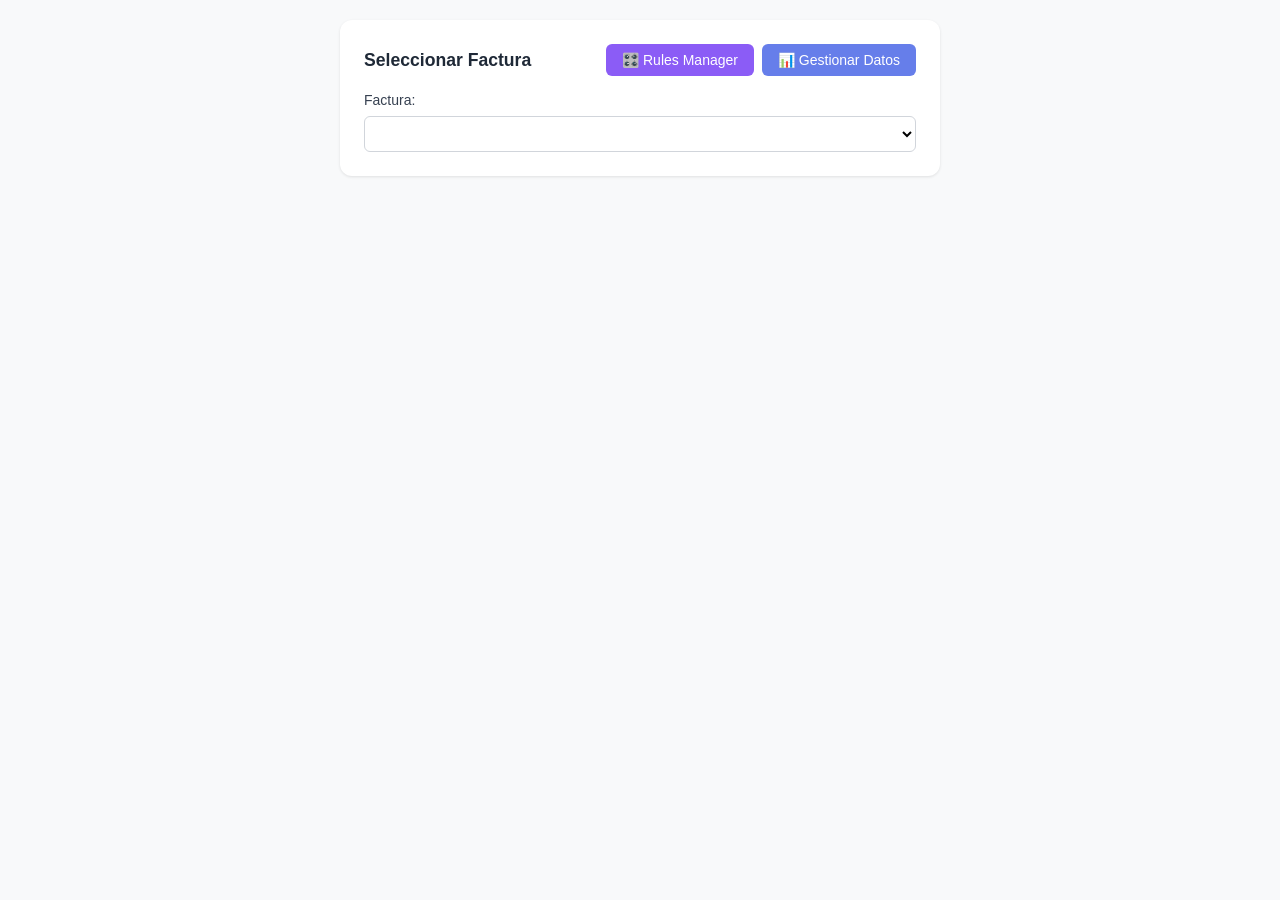
<file: index.html>
<!DOCTYPE html>
<html lang="es">
<head>
    <meta charset="UTF-8">
    <meta name="viewport" content="width=device-width, initial-scale=1.0">
    <title>UDM POC - Formulario de Productos</title>
    <style>
        body {
            margin: 0;
            padding: 0;
            font-family: -apple-system, BlinkMacSystemFont, 'Segoe UI', Roboto, sans-serif;
        }
        .loading {
            display: flex;
            justify-content: center;
            align-items: center;
            height: 100vh;
            flex-direction: column;
            background: #f8f9fa;
        }
        .spinner {
            width: 40px;
            height: 40px;
            border: 4px solid #e9ecef;
            border-top: 4px solid #007bff;
            border-radius: 50%;
            animation: spin 1s linear infinite;
            margin-bottom: 20px;
        }
        @keyframes spin {
            0% { transform: rotate(0deg); }
            100% { transform: rotate(360deg); }
        }
    </style>
</head>
<body>
    <div class="loading">
        <div class="spinner"></div>
        <h2>Cargando Formulario de Productos...</h2>
        <p>Redirigiendo al formulario principal</p>
    </div>

    <script>
        // Redirección automática al formulario
        window.location.href = './formulario/formulario.html';
    </script>
</body>
</html>
</file>
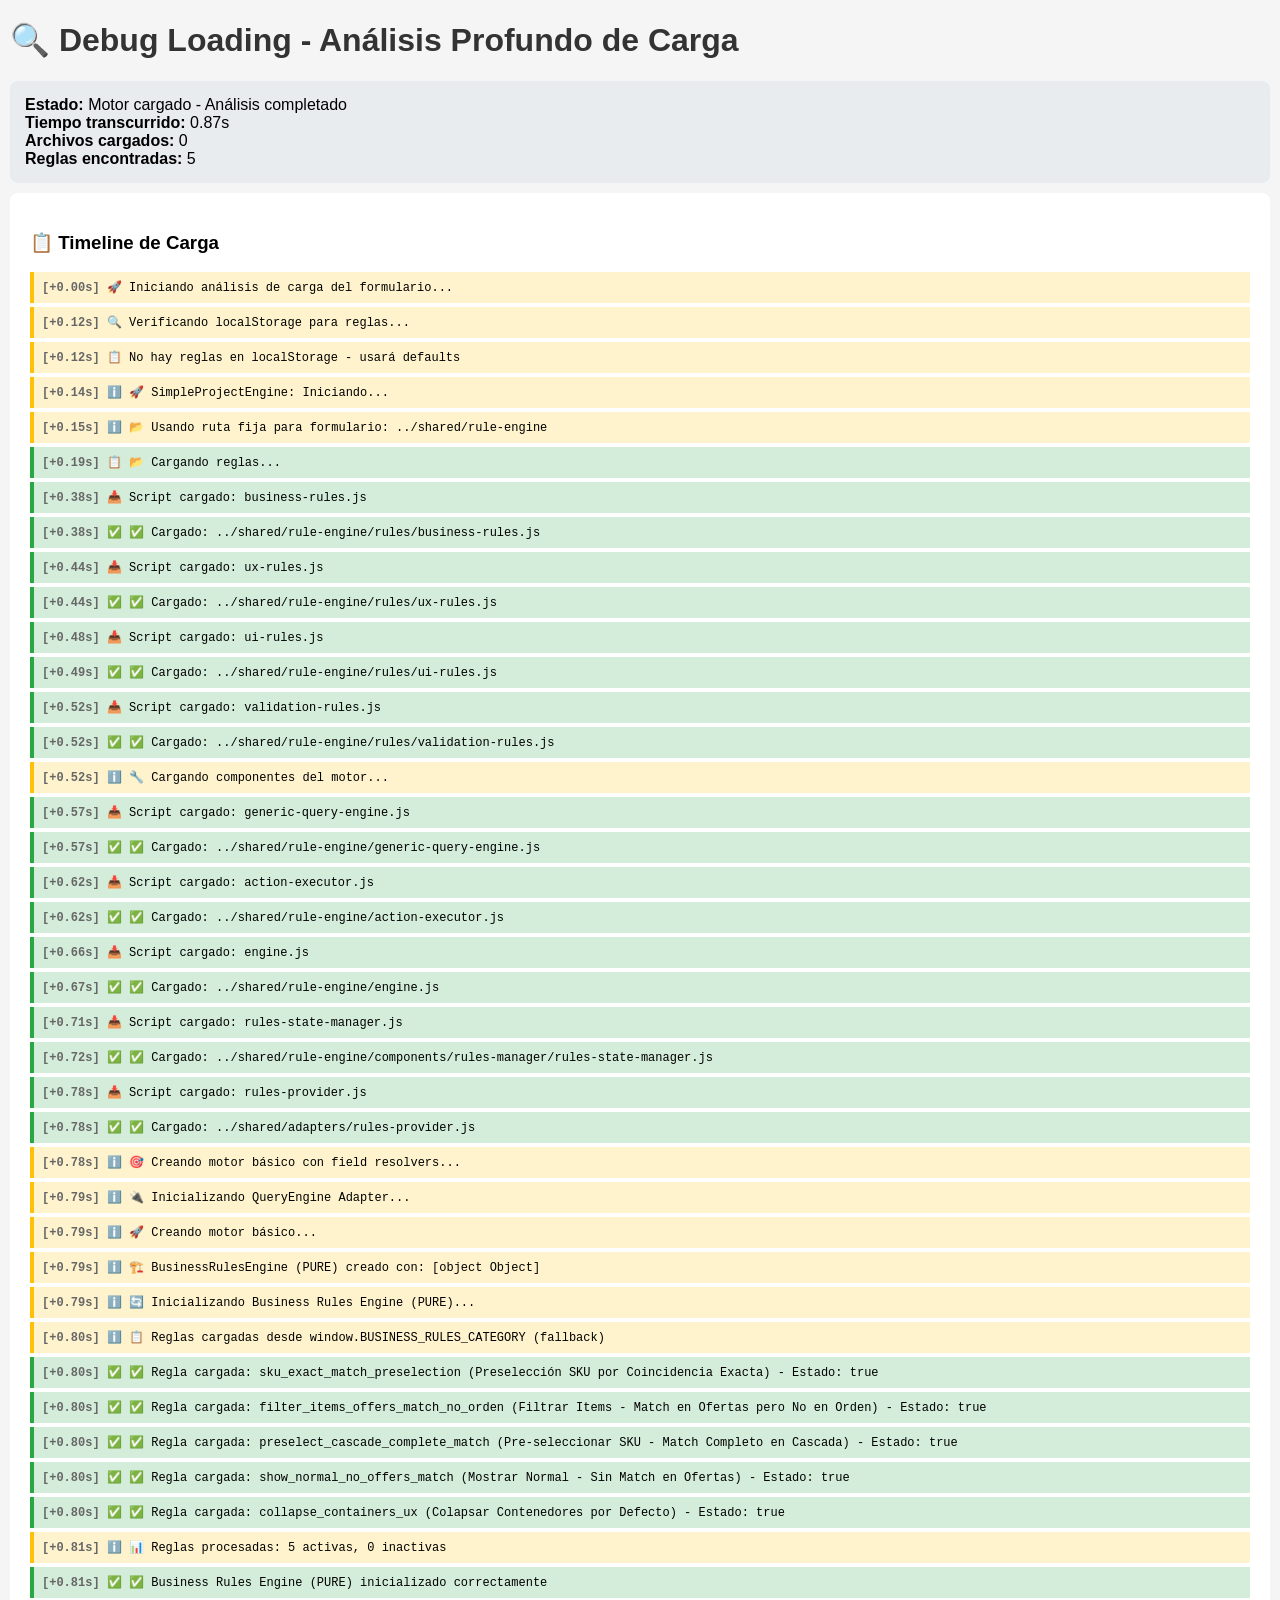
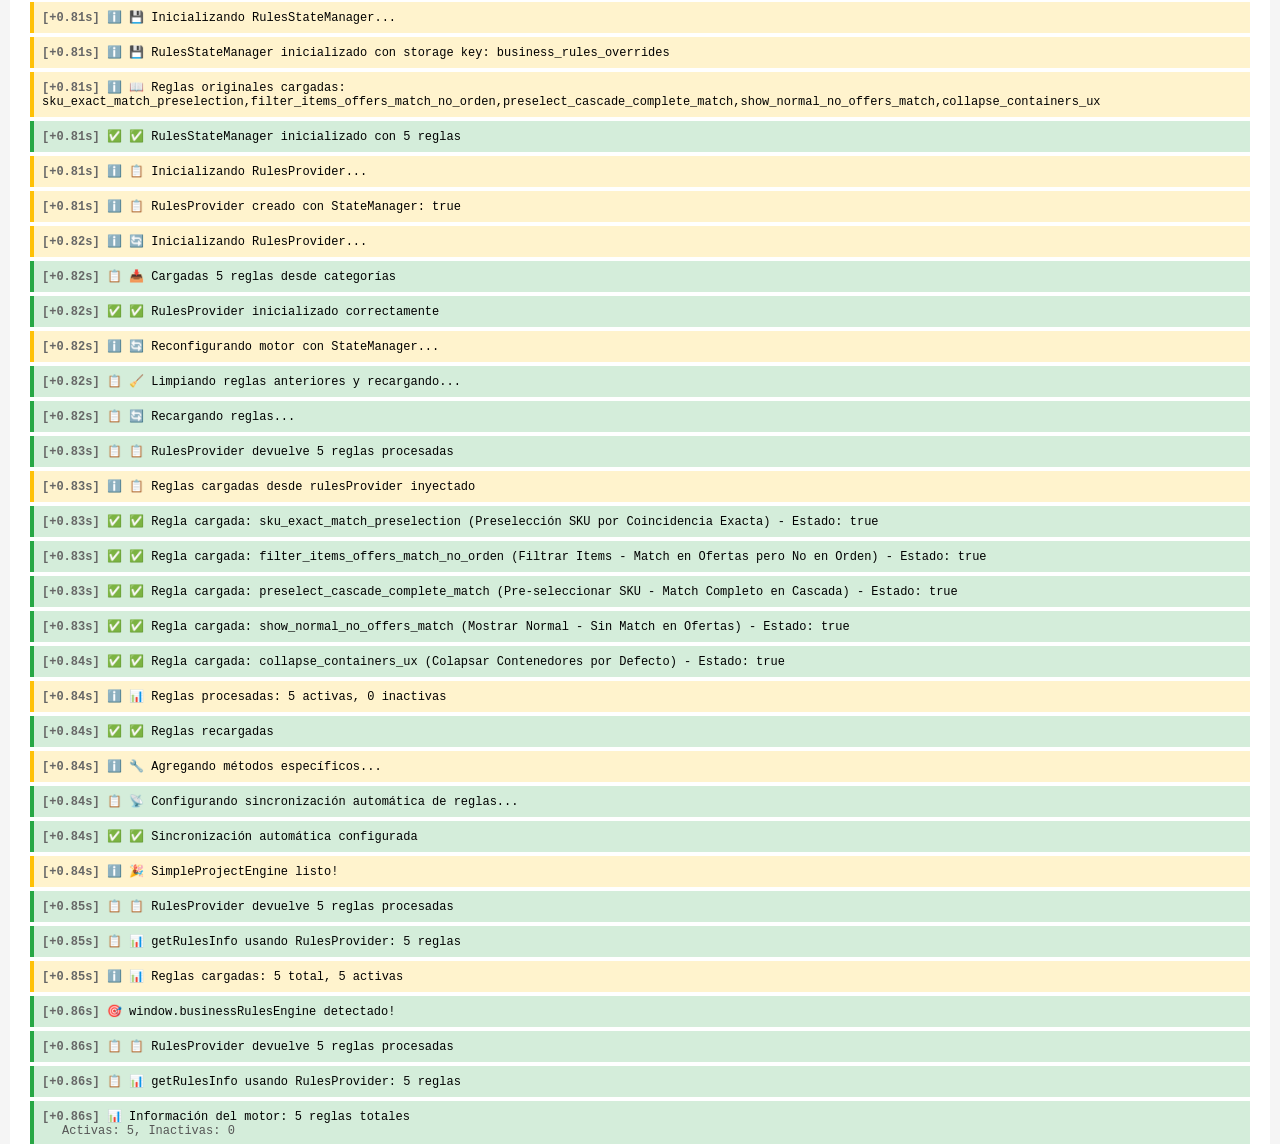
<file: debug-loading.html>
<!DOCTYPE html>
<html lang="es">
<head>
    <meta charset="UTF-8">
    <meta name="viewport" content="width=device-width, initial-scale=1.0">
    <title>🔍 Debug Loading - Análisis Profundo</title>
    <style>
        body { font-family: Arial, sans-serif; margin: 10px; background: #f5f5f5; }
        .timeline { background: white; padding: 20px; border-radius: 8px; margin: 10px 0; }
        .step { 
            padding: 8px; 
            margin: 4px 0; 
            border-left: 4px solid #ddd; 
            background: #f9f9f9;
            font-family: monospace;
            font-size: 12px;
        }
        .step.loading { border-color: #ffc107; background: #fff3cd; }
        .step.success { border-color: #28a745; background: #d4edda; }
        .step.error { border-color: #dc3545; background: #f8d7da; }
        .step.warning { border-color: #fd7e14; background: #ffeaa7; }
        .timestamp { color: #666; font-weight: bold; }
        .details { margin-left: 20px; color: #555; }
        h1 { color: #333; }
        .summary { background: #e9ecef; padding: 15px; border-radius: 8px; margin: 10px 0; }
    </style>
</head>
<body>
    <h1>🔍 Debug Loading - Análisis Profundo de Carga</h1>
    
    <div class="summary" id="summary">
        <strong>Estado:</strong> <span id="status">Iniciando análisis...</span><br>
        <strong>Tiempo transcurrido:</strong> <span id="elapsed">0.0s</span><br>
        <strong>Archivos cargados:</strong> <span id="files-loaded">0</span><br>
        <strong>Reglas encontradas:</strong> <span id="rules-found">0</span>
    </div>
    
    <div class="timeline" id="timeline">
        <h3>📋 Timeline de Carga</h3>
        <div id="steps"></div>
    </div>

    <script>
        const startTime = Date.now();
        let filesLoaded = 0;
        let rulesFound = 0;
        
        function getElapsed() {
            return ((Date.now() - startTime) / 1000).toFixed(2);
        }
        
        function addStep(message, type = 'loading', details = null) {
            const step = document.createElement('div');
            step.className = `step ${type}`;
            
            let content = `<span class="timestamp">[+${getElapsed()}s]</span> ${message}`;
            if (details) {
                content += `<div class="details">${details}</div>`;
            }
            step.innerHTML = content;
            
            document.getElementById('steps').appendChild(step);
            updateSummary();
            
            // Auto scroll
            step.scrollIntoView({ behavior: 'smooth', block: 'end' });
        }
        
        function updateSummary() {
            document.getElementById('elapsed').textContent = getElapsed() + 's';
            document.getElementById('files-loaded').textContent = filesLoaded;
            document.getElementById('rules-found').textContent = rulesFound;
        }
        
        // Interceptar console.log para capturar información
        const originalLog = console.log;
        console.log = function(...args) {
            const message = args.join(' ');
            
            // Detectar patrones específicos
            if (message.includes('Script cargado:')) {
                filesLoaded++;
                addStep(`📄 ${message}`, 'success');
            } else if (message.includes('Error') || message.includes('💥')) {
                addStep(`❌ ${message}`, 'error');
            } else if (message.includes('⚠️') || message.includes('WARN')) {
                addStep(`⚠️ ${message}`, 'warning');
            } else if (message.includes('✅') || message.includes('SUCCESS')) {
                addStep(`✅ ${message}`, 'success');
            } else if (message.includes('reglas')) {
                // Intentar extraer número de reglas
                const match = message.match(/(\d+)\s+reglas?/);
                if (match) {
                    rulesFound = parseInt(match[1]);
                }
                addStep(`📋 ${message}`, 'success');
            } else {
                addStep(`ℹ️ ${message}`, 'loading');
            }
            
            // Llamar al console original
            originalLog.apply(console, args);
        };
        
        // Interceptar errores globales
        window.addEventListener('error', (event) => {
            addStep(`💥 ERROR GLOBAL: ${event.message}`, 'error', 
                   `Archivo: ${event.filename}:${event.lineno}`);
        });
        
        // Monitorear carga de scripts
        const originalCreateElement = document.createElement;
        document.createElement = function(tagName) {
            const element = originalCreateElement.call(document, tagName);
            
            if (tagName.toLowerCase() === 'script') {
                element.addEventListener('load', () => {
                    if (element.src) {
                        addStep(`📥 Script cargado: ${element.src.split('/').pop()}`, 'success');
                    }
                });
                
                element.addEventListener('error', () => {
                    if (element.src) {
                        addStep(`💥 Error cargando script: ${element.src.split('/').pop()}`, 'error');
                    }
                });
            }
            
            return element;
        };
        
        // Iniciar análisis
        addStep('🚀 Iniciando análisis de carga del formulario...', 'loading');
        
        // Monitorear window.businessRulesEngine
        let engineCheckInterval = setInterval(() => {
            if (window.businessRulesEngine) {
                addStep('🎯 window.businessRulesEngine detectado!', 'success');
                
                try {
                    const info = window.businessRulesEngine.getRulesInfo();
                    addStep(`📊 Información del motor: ${info.totalRules} reglas totales`, 'success',
                           `Activas: ${info.activeRules.length}, Inactivas: ${info.totalRules - info.activeRules.length}`);
                    
                    // Verificar métodos específicos
                    const hasSpecificMethods = 
                        typeof window.businessRulesEngine.aplicarRestriccionesContainer === 'function' &&
                        typeof window.businessRulesEngine.verificarCoincidenciaExacta === 'function';
                    
                    if (hasSpecificMethods) {
                        addStep('✅ Métodos específicos del proyecto disponibles', 'success');
                    } else {
                        addStep('⚠️ Métodos específicos del proyecto NO disponibles', 'warning');
                    }
                    
                } catch (error) {
                    addStep(`💥 Error obteniendo info del motor: ${error.message}`, 'error');
                }
                
                clearInterval(engineCheckInterval);
                document.getElementById('status').textContent = 'Motor cargado - Análisis completado';
            }
        }, 100);
        
        // Timeout de seguridad
        setTimeout(() => {
            if (window.businessRulesEngine) {
                addStep('✅ Análisis completado exitosamente', 'success');
            } else {
                addStep('❌ TIMEOUT: Motor no se cargó en 10 segundos', 'error');
                document.getElementById('status').textContent = 'TIMEOUT - Motor no cargado';
            }
            clearInterval(engineCheckInterval);
        }, 10000);
        
        // Monitorear localStorage para reglas
        addStep('🔍 Verificando localStorage para reglas...', 'loading');
        const storedRules = localStorage.getItem('business_rules_overrides');
        if (storedRules) {
            try {
                const parsed = JSON.parse(storedRules);
                addStep(`💾 Reglas en localStorage: ${Object.keys(parsed).length} overrides`, 'success');
            } catch (error) {
                addStep(`💥 Error parseando localStorage: ${error.message}`, 'error');
            }
        } else {
            addStep('📋 No hay reglas en localStorage - usará defaults', 'loading');
        }
    </script>
    
    <!-- Cargar SimpleProjectEngine para análisis -->
    <script src="shared/adapters/simple-project-engine.js"></script>
</body>
</html>
</file>
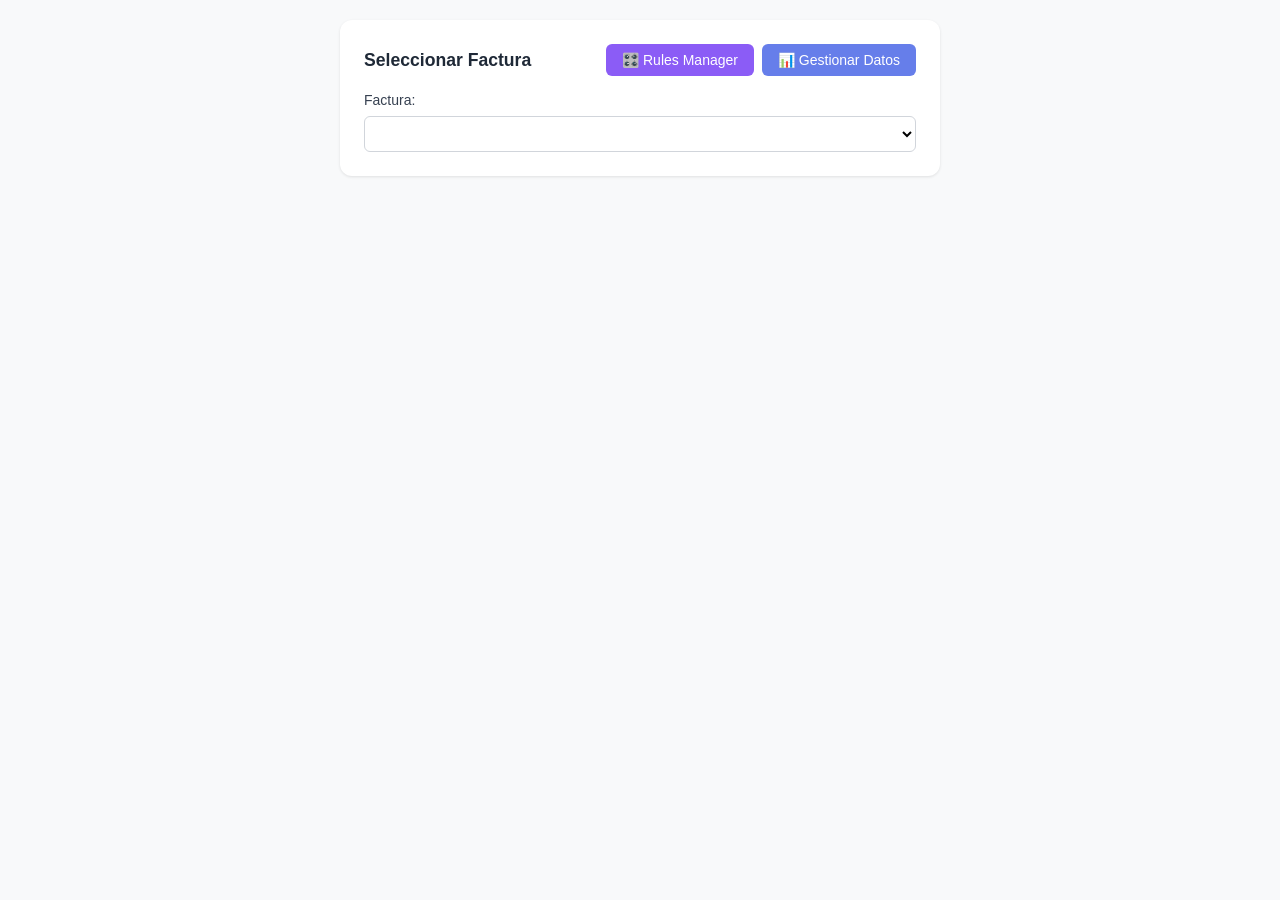
<file: formulario/formulario.html>
<!DOCTYPE html>
<html lang="es">

<head>
    <meta charset="UTF-8">
    <meta name="viewport" content="width=device-width, initial-scale=1.0">
    <link rel="stylesheet" href="formulario.css">
    <title>Formulario de Productos</title>
</head>

<body>
  <!-- Loading overlay -->
  <div id="loading-overlay" class="loading-overlay">
    <div class="loading-content">
      <div class="spinner"></div>
      <div class="loading-text">Cargando datos...</div>
    </div>
  </div>

  <div class="main-layout">
    <!-- Selector de Facturas -->
    <div class="invoice-selector">
      <div class="invoice-selector-header">
        <h3>Seleccionar Factura</h3>
        <div class="header-buttons">
          <a href="../shared/rule-engine/rules-manager.html" target="_blank" class="rules-manager-btn">
            🎛️ Rules Manager
          </a>
          <a href="../shared/data-manager/data-manager.html" target="_blank" class="data-manager-btn">
            📊 Gestionar Datos
          </a>
        </div>
      </div>
      <div class="invoice-dropdown-container">
        <label for="invoice-select">Factura:</label>
        <select id="invoice-select">
        </select>
        <small id="sync-status" style="color: #28a745; font-size: 0.8em; margin-top: 4px; display: none;">
          🔄 Sincronizado con Data Manager
        </small>
      </div>
    </div>
    
    <!-- Contenedor para múltiples contenedores de ítems -->
    <div id="containers-wrapper">
      <!-- Template para contenedor de ítem -->
      <div class="container item-container-template" style="display: none;">
        <div class="header">
          <span class="item-title">SKU en la factura: #[ITEM_ID]</span>
          <span class="collapse-icon" onclick="toggleCollapse(this)">^</span>
        </div>
        <div class="info item-description">[ITEM_DESCRIPTION]</div>
        
        <div class="collapsible-content">
          <div class="divider divider--container"></div>

          <div class="horizontal-dropdown">
            <label>¿Necesitas agregar más de un producto a este SKU?</label>
            <select class="multiple-products-select">
              <option value="no">No</option>
              <option value="si">Sí</option>
            </select>
          </div>

          <div class="sections-container">
            <!-- Template for a section -->
            <div class="section" style="display: none;">
              <div class="input-group full-width">
                <div class="input-field">
                    <label>SKU del producto en la orden</label>
                  <div class="custom-dropdown">
                    <div class="custom-dropdown-selected">
                      <span class="custom-dropdown-placeholder">Seleccione un SKU</span>
                      <span class="custom-dropdown-arrow">▼</span>
                </div>
                    <div class="custom-dropdown-options"></div>
                </div>
                  <div class="product-description"></div>
                </div>
              </div>
              <div class="divider"></div>
                <div class="input-group">
                <div class="input-field">
                  <label>Unidades por formato</label>
                  <div class="units-container">
                    <input type="number" value="1" min="1" step="1" class="units-input" placeholder="">
                    <span class="units-suffix">u.</span>
                </div>
                  <div class="field-error">Debe ingresar un número entero</div>
                </div>
                <div class="input-field format-field">
                  <label>Formato</label>
                  <input type="text" value="Pack">
                </div>
              </div>
            </div>
        </div>

          <div class="add-button" onclick="agregarSeccion(this)">+ Agregar otro producto</div>
        </div>
      </div>
    </div>
    </div>

    <!-- Data Services - Sistema de acceso a datos -->
    <script src="../shared/services/index.js"></script>
    
    <!-- Use Cases - Lógica de aplicación -->
    <script src="../shared/usecases/business/validate-sku-selection.js"></script>
    <script src="../shared/usecases/business/get-available-skus.js"></script>
    <script src="../shared/usecases/business/get-available-skus-for-orden.js"></script>
    <script src="../shared/usecases/business/generate-containers-for-factura.js"></script>
    
    <!-- Nuevos Use Cases para búsqueda en cascada -->
    <script src="../shared/usecases/business/find-offers-by-vendor.js"></script>
    <script src="../shared/usecases/business/find-orden-details-by-material.js"></script>
    <script src="../shared/usecases/business/batch-sku-analysis.js"></script>
    
    <!-- Simple Project Engine (basado en método exitoso de Rules Manager) -->
    <script src="../shared/adapters/simple-project-engine.js"></script>
    
    <!-- Main application script -->
    <script src="formulario.js"></script>
</body>

</html>
</file>
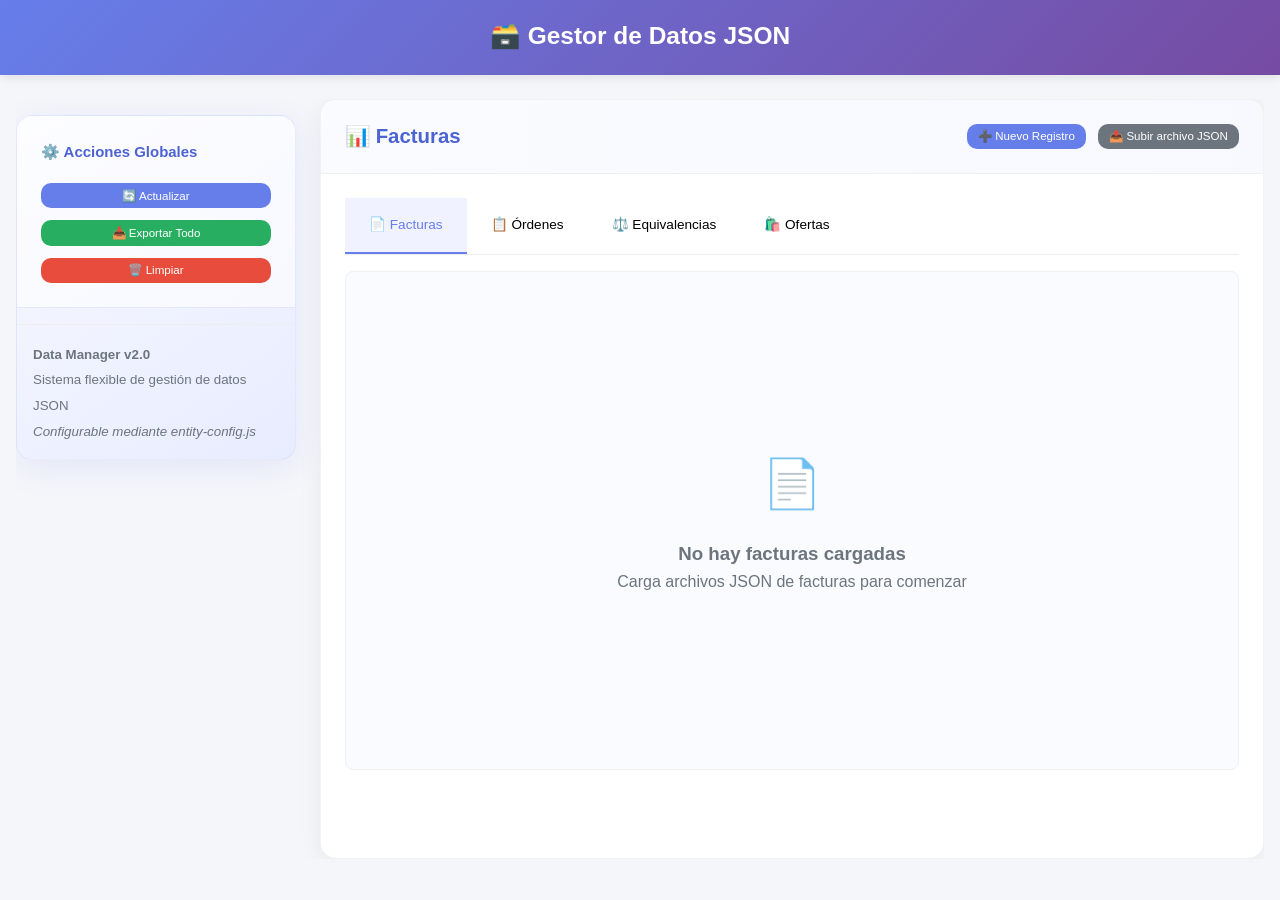
<file: formulario/data-manager/data-manager.html>
<!DOCTYPE html>
<html lang="es">
<head>
    <meta charset="UTF-8">
    <meta name="viewport" content="width=device-width, initial-scale=1.0">
    <title>Gestor de Datos JSON - Versión Flexible</title>
    <link rel="stylesheet" href="data-manager.css">
</head>
<body>
    <div class="header">
        <h1>🗃️ Gestor de Datos JSON</h1>
    </div>

    <div class="container">
        <!-- Contenido Principal -->
        <div class="main-content">
            <!-- Barra Lateral -->
            <div class="sidebar">
                <div class="sidebar-header">
                    <h3>⚙️ Acciones Globales</h3>
                    
                    <!-- Acciones Globales -->
                    <div class="actions">
                        <button class="btn btn-primary btn-sm" onclick="refreshData()" title="Actualizar vista de datos">
                            🔄 Actualizar
                        </button>
                        <button class="btn btn-success btn-sm" onclick="exportAllData()" title="Exportar todos los datos">
                            📥 Exportar Todo
                        </button>
                        <button class="btn btn-danger btn-sm" onclick="clearAllData()" title="Eliminar todos los datos">
                            🗑️ Limpiar
                        </button>
                    </div>
                </div>

                <!-- Información del Sistema (para desarrollo) -->
                <div class="sidebar-footer" style="padding: 1rem; border-top: 1px solid #eee; margin-top: 1rem;">
                    <small style="color: #6c757d;">
                        <strong>Data Manager v2.0</strong><br>
                        Sistema flexible de gestión de datos JSON<br>
                        <em>Configurable mediante entity-config.js</em>
                    </small>
                </div>
            </div>

            <!-- Área de Contenido -->
            <div class="content-area">
                <div class="content-header">
                    <h2 id="content-title">📊 Gestor de Datos</h2>
                    <div class="actions">
                        <button class="btn btn-primary btn-sm" onclick="addNewRecord()" title="Crear nuevo registro">
                            ➕ Nuevo Registro
                        </button>
                        <button class="btn btn-secondary btn-sm" onclick="openFileUpload()" title="Subir archivo JSON para la entidad actual">
                            📤 Subir archivo JSON
                        </button>
                    </div>
                </div>

                <div class="content-body">
                    <!-- Tabs de Entidades (se generan dinámicamente) -->
                    <div class="entity-tabs">
                        <!-- Se genera automáticamente por JavaScript basado en entity-config.js -->
                    </div>

                    <!-- Contenido de Datos -->
                    <div id="data-content">
                        <!-- Estado inicial mientras carga -->
                        <div class="empty-state">
                            <div class="empty-state-icon">⏳</div>
                            <h3>Inicializando Sistema...</h3>
                            <p>Cargando configuración y datos</p>
                        </div>
                    </div>
                </div>
            </div>
        </div>
    </div>

    <!-- Modal para Editar/Crear Registros -->
    <div id="edit-modal" class="modal">
        <div class="modal-content">
            <div class="modal-header">
                <h3 id="modal-title">✏️ Editar Registro</h3>
                <button class="close-btn" onclick="closeModal()" title="Cerrar modal">&times;</button>
            </div>
            <div class="modal-body">
                <div class="form-group">
                    <label for="record-json">Datos JSON:</label>
                    <textarea 
                        id="record-json" 
                        class="form-control json-editor" 
                        placeholder="Ingresa los datos en formato JSON..."
                        spellcheck="false"
                    ></textarea>
                </div>
                <div class="json-help">
                    <small style="color: #6c757d;">
                        💡 <strong>Ayuda:</strong> 
                        Edita los datos en formato JSON. Asegúrate de que la sintaxis sea válida.
                        Los campos marcados como "required" en la configuración son obligatorios.
                    </small>
                </div>
            </div>
            <div class="modal-footer">
                <button class="btn btn-secondary" onclick="closeModal()">
                    Cancelar
                </button>
                <button class="btn btn-primary" onclick="saveRecord()">
                    💾 Guardar
                </button>
            </div>
        </div>
    </div>

    <!-- Input de archivo oculto para upload -->
    <input type="file" id="hidden-file-input" accept=".json" multiple style="display: none;">

    <!-- Snackbar para mensajes -->
    <div id="snackbar" class="snackbar">
        <div class="snackbar-content">
            <div class="snackbar-icon"></div>
            <div class="snackbar-message"></div>
            <button class="snackbar-close" onclick="hideSnackbar()">×</button>
        </div>
    </div>

    <!-- Scripts -->
    <!-- IMPORTANTE: El orden de carga es crucial -->
    <script src="entity-config.js"></script>
    <script src="data-manager.js"></script>

    <!-- Script adicional para funcionalidades avanzadas -->
    <script>
        // Funciones auxiliares para la interfaz
        document.addEventListener('DOMContentLoaded', function() {
            // Mejorar la experiencia del editor JSON
            const jsonEditor = document.getElementById('record-json');
            if (jsonEditor) {
                // Auto-formato cuando se pierde el foco
                jsonEditor.addEventListener('blur', function() {
                    try {
                        const parsed = JSON.parse(this.value);
                        this.value = JSON.stringify(parsed, null, 2);
                    } catch (e) {
                        // Si no es JSON válido, no hacer nada
                    }
                });

                // Atajos de teclado
                jsonEditor.addEventListener('keydown', function(e) {
                    // Ctrl+S para guardar
                    if (e.ctrlKey && e.key === 's') {
                        e.preventDefault();
                        saveRecord();
                    }
                    
                    // Escape para cerrar
                    if (e.key === 'Escape') {
                        e.preventDefault();
                        closeModal();
                    }
                });
            }

            // Atajos de teclado globales
            document.addEventListener('keydown', function(e) {
                // Ctrl+N para nuevo registro
                if (e.ctrlKey && e.key === 'n') {
                    e.preventDefault();
                    addNewRecord();
                }
                
                // Ctrl+R para actualizar
                if (e.ctrlKey && e.key === 'r') {
                    e.preventDefault();
                    refreshData();
                }
            });

            // Información de debug en consola
            console.log('🚀 Data Manager HTML cargado');
            console.log('📋 Atajos disponibles:');
            console.log('   • Ctrl+N: Nuevo registro');
            console.log('   • Ctrl+R: Actualizar datos');
            console.log('   • Ctrl+S: Guardar (en modal)');
            console.log('   • Escape: Cerrar modal');
        });

        // Función para mostrar información del sistema (útil para debug)
        function showSystemInfo() {
            if (dataManager) {
                const info = dataManager.getSystemInfo();
                console.table(info.dataStats);
                alert(`Data Manager v${info.version}\n\nEntidades: ${info.entities.join(', ')}\nEntidad actual: ${info.currentEntity}`);
            }
        }

        // Función para exportar una entidad específica
        function exportEntity(entityKey) {
            if (dataManager) {
                dataManager.exportData(entityKey);
            }
        }

        // Función para limpiar datos de una entidad específica
        function clearEntityData(entityKey) {
            if (dataManager && confirm(`¿Eliminar todos los datos de ${entityKey}?`)) {
                dataManager.clearData(entityKey);
                dataManager.refreshData();
                dataManager.showAlert('success', `Datos de ${entityKey} eliminados`);
            }
        }
    </script>
</body>
</html>
</file>
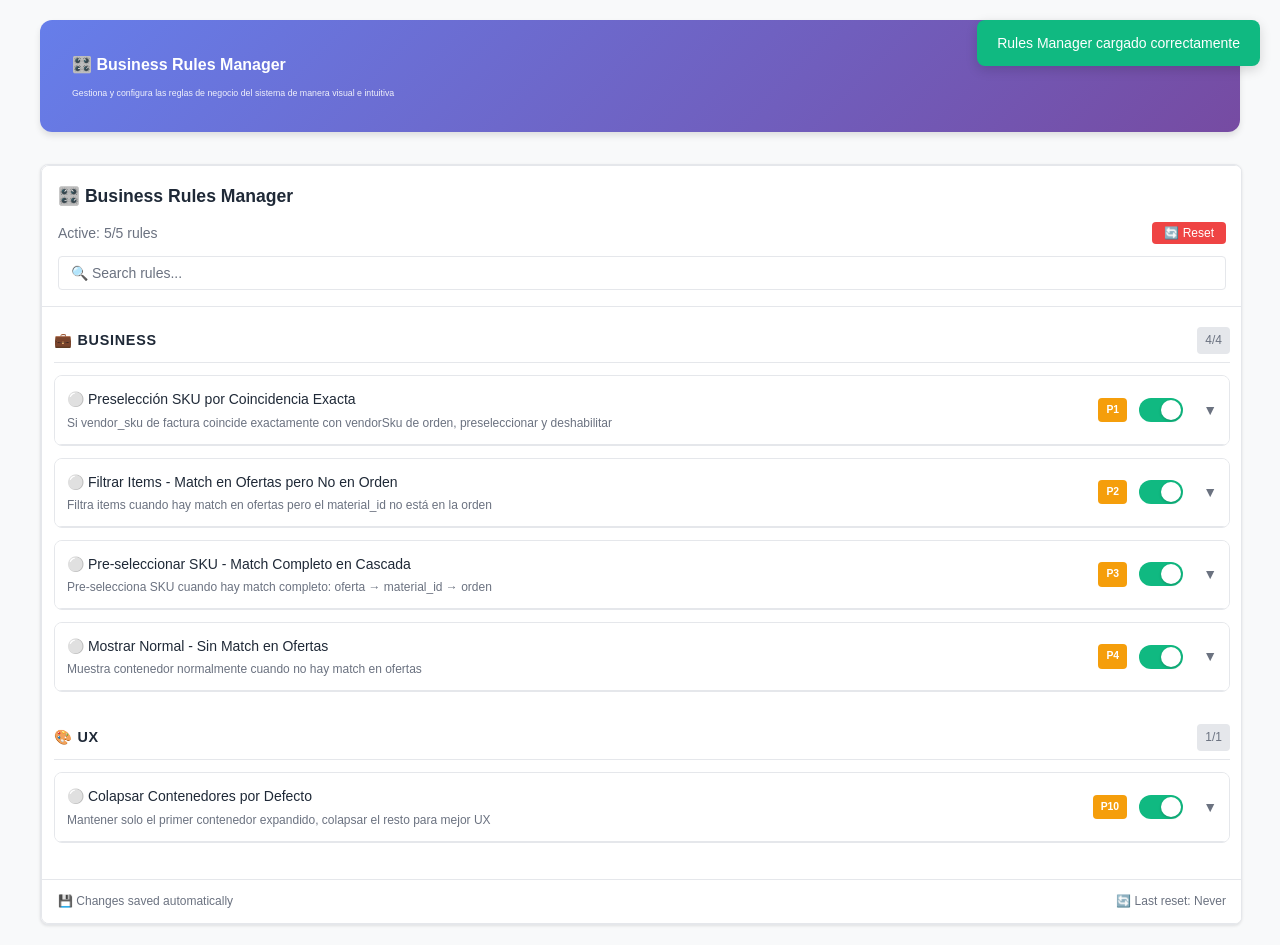
<file: shared/rule-engine/rules-manager.html>
<!DOCTYPE html>
<html lang="es">
<head>
    <meta charset="UTF-8">
    <meta name="viewport" content="width=device-width, initial-scale=1.0">
    <title>Business Rules Manager</title>
    
    <!-- Estilos del Rules Manager Component -->
    <link rel="stylesheet" href="components/rules-manager/rules-manager.css">
    
    <!-- Estilos específicos para la página standalone -->
    <style>
        body {
            font-family: -apple-system, BlinkMacSystemFont, 'Segoe UI', Roboto, Oxygen, Ubuntu, Cantarell, sans-serif;
            background-color: #f8f9fa;
            margin: 0;
            padding: 20px;
            line-height: 1.6;
        }

        .page-header {
            background: linear-gradient(135deg, #667eea 0%, #764ba2 100%);
            color: white;
            padding: 2rem;
            border-radius: 12px;
            margin-bottom: 2rem;
            box-shadow: 0 4px 6px rgba(0, 0, 0, 0.1);
        }

        .page-header h1 {
            margin: 0 0 0.5rem 0;
            font-size: 1rem; /* Reducido a la mitad */
            font-weight: 700;
        }

        .page-header p {
            margin: 0;
            opacity: 0.9;
            font-size: 0.55rem; /* Reducido a la mitad */
        }

        .page-container {
            max-width: 1200px;
            margin: 0 auto;
        }

        .rules-manager-container {
            background: white;
            border-radius: 12px;
            box-shadow: 0 2px 10px rgba(0, 0, 0, 0.1);
            overflow: hidden;
        }

        .loading-state {
            display: flex;
            justify-content: center;
            align-items: center;
            padding: 4rem;
            color: #6b7280;
        }

        .loading-spinner {
            width: 40px;
            height: 40px;
            border: 3px solid #e5e7eb;
            border-top: 3px solid #667eea;
            border-radius: 50%;
            animation: spin 1s linear infinite;
            margin-right: 1rem;
        }

        @keyframes spin {
            0% { transform: rotate(0deg); }
            100% { transform: rotate(360deg); }
        }

        .error-state {
            padding: 2rem;
            text-align: center;
            color: #dc2626;
        }

        .error-state h3 {
            margin: 0 0 1rem 0;
            color: #dc2626;
        }

        .error-details {
            background: #fef2f2;
            border: 1px solid #fecaca;
            border-radius: 8px;
            padding: 1rem;
            margin-top: 1rem;
            text-align: left;
            font-family: 'Courier New', monospace;
            font-size: 0.875rem;
            color: #991b1b;
        }



        /* Responsive */
        @media (max-width: 768px) {
            body {
                padding: 10px;
            }
            
            .page-header {
                padding: 1.5rem;
            }
            
            .page-header h1 {
                font-size: 0.75rem; /* Reducido a la mitad */
            }
        }
    </style>
</head>
<body>

    <div class="page-container">
        <div class="page-header">
            <h1>🎛️ Business Rules Manager</h1>
            <p>Gestiona y configura las reglas de negocio del sistema de manera visual e intuitiva</p>
        </div>

        <div class="rules-manager-container">
            <div id="rules-manager-panel">
                <!-- Loading state inicial -->
                <div class="loading-state" id="loading-state">
                    <div class="loading-spinner"></div>
                    <div>
                        <h3 id="loading-title">Cargando Rules Manager...</h3>
                        <p id="loading-message">Inicializando componentes del motor de reglas...</p>
                    </div>
                </div>
            </div>
        </div>
    </div>

    <!-- Pure Rules Manager - Solo manejo de reglas -->
    <script>
        // 🎯 CONFIGURACIÓN DE REGLAS BASE
        // Solo las reglas, sin dependencias del proyecto
        window.RULES_CONFIGURATION = {
            storageKey: 'business_rules_overrides',
            eventPrefix: 'rules_',
            
            // Las reglas se cargarán dinámicamente
            rules: {},
            
            // Eventos que el componente puede emitir
            events: {
                RULE_TOGGLED: 'rule_toggled',
                ACTION_TOGGLED: 'action_toggled', 
                RULES_RESET: 'rules_reset',
                RULES_IMPORTED: 'rules_imported',
                RULES_EXPORTED: 'rules_exported'
            }
        };
    </script>
    
    <!-- Pure Components -->
    <script src="components/rules-manager/rules-state-manager.js"></script>
    <script src="components/rules-manager/rules-manager.js"></script>
    
    <!-- Inicialización específica para página standalone -->
    <script>
        document.addEventListener('DOMContentLoaded', async () => {
            console.log('🎛️ Iniciando Pure Rules Manager...');
            
            try {
                // Cargar reglas desde archivos
                updateLoadingMessage('Cargando reglas...', 'Leyendo configuración de reglas...');
                await loadRulesFromFiles();
                
                // Esperar a que los componentes estén listos
                updateLoadingMessage('Cargando componentes...', 'Inicializando interfaz...');
                await waitForComponents();
                
                // Mensaje final
                updateLoadingMessage('Inicializando interfaz...', 'Preparando Rules Manager...');
                await new Promise(resolve => setTimeout(resolve, 500));
                
                // Ocultar loading state
                const loadingState = document.getElementById('loading-state');
                if (loadingState) {
                    loadingState.style.display = 'none';
                }
                
                // PRUEBA: Crear HTML de prueba primero (comentado)
                // createTestRulesHTML();
                
                // Rules Manager habilitado nuevamente
                // Crear instancia PURA del Rules Manager
                const rulesManager = new window.RulesManager({
                    container: '#rules-manager-panel',
                    theme: 'default',
                    storageKey: window.RULES_CONFIGURATION.storageKey,
                    engine: {
                        getRulesInfo: () => window.RULES_CONFIGURATION.rules,
                        isInitialized: true
                    },
                    
                    // Configuración pura
                    standalone: true,
                    showHeader: false,
                    
                    // Solo eventos, sin lógica específica del proyecto
                    onRuleToggle: (ruleId, active, rule) => {
                        console.log(`🔄 Rule toggled: ${ruleId} = ${active}`);
                        
                        // Emitir evento global para que otros componentes reaccionen
                        window.dispatchEvent(new CustomEvent(window.RULES_CONFIGURATION.events.RULE_TOGGLED, {
                            detail: { ruleId, active, rule }
                        }));
                        
                        showNotification(`Regla ${rule.name || ruleId}: ${active ? 'Activada' : 'Desactivada'}`);
                    },
                    
                    onActionToggle: (ruleId, actionIndex, active, action) => {
                        console.log(`⚙️ Action toggled: ${ruleId}[${actionIndex}] = ${active}`);
                        
                        // Emitir evento global
                        window.dispatchEvent(new CustomEvent(window.RULES_CONFIGURATION.events.ACTION_TOGGLED, {
                            detail: { ruleId, actionIndex, active, action }
                        }));
                        
                        showNotification(`Acción ${action.type}: ${active ? 'Activada' : 'Desactivada'}`);
                    },
                    
                    onReset: () => {
                        console.log('🔄 Rules reset to original configuration');
                        
                        // Emitir evento global
                        window.dispatchEvent(new CustomEvent(window.RULES_CONFIGURATION.events.RULES_RESET, {
                            detail: { timestamp: Date.now() }
                        }));
                        
                        showNotification('Reglas restauradas a configuración original', 'success');
                    },
                    
                    onReady: (manager) => {
                        console.log('✅ Pure Rules Manager listo:', manager.getStats());

                        
                        // CORRECCIÓN: Mejorar event delegation
                        const container = document.querySelector('#rules-manager-panel');
                        if (container) {
                            container.addEventListener('click', (e) => {

                                
                                // Buscar el elemento con data-action más cercano
                                const actionElement = e.target.closest('[data-action]');

                                
                                if (actionElement) {
                                    const action = actionElement.getAttribute('data-action');

                                    
                                    // Manejar toggle-expand manualmente
                                    if (action === 'toggle-expand') {
                                        const ruleItem = actionElement.closest('.rules-rule-item');
                                        if (ruleItem) {
                                            const ruleId = ruleItem.getAttribute('data-rule-id');
                                            console.log('🔄 Expandiendo/colapsando regla:', ruleId);
                                            
                                            const isExpanded = ruleItem.classList.contains('expanded');
                                            if (isExpanded) {
                                                ruleItem.classList.remove('expanded');
                                                console.log('📂 Regla colapsada');
                                            } else {
                                                ruleItem.classList.add('expanded');
                                                console.log('📂 Regla expandida');
                                            }
                                        }
                                    }
                                }
                            });
                        }
                        
                        showNotification('Rules Manager cargado correctamente', 'success');
                    },
                    
                    onError: (error) => {
                        console.error('💥 Rules Manager error:', error);
                        showErrorState(error);
                    }
                });
                
                // Guardar referencia global
                window.rulesManager = rulesManager;
                
                console.log('✅ Pure Rules Manager inicializado correctamente');
                
            } catch (error) {
                console.error('💥 Error inicializando Pure Rules Manager:', error);
                showErrorState(error);
            }
        });
        
        /**
         * Cargar reglas desde archivos de manera pura
         */
        async function loadRulesFromFiles() {
            console.log('📂 Cargando archivos de reglas...');
            
            const ruleFiles = [
                'rules/business-rules.js',
                'rules/ux-rules.js', 
                'rules/ui-rules.js',
                'rules/validation-rules.js'
            ];
            
            // Cargar archivos de reglas
            for (const file of ruleFiles) {
                try {
                    await loadScript(file);
                    console.log(`✅ Cargado: ${file}`);
                } catch (error) {
                    console.warn(`⚠️ No se pudo cargar ${file}:`, error);
                }
            }
            
            // Combinar todas las reglas en la configuración
            const allRules = {};
            
            // Debug: Ver qué está disponible en window

            
            // Todos los archivos usan window.BUSINESS_RULES_CATEGORY con diferentes categorías
            if (window.BUSINESS_RULES_CATEGORY) {
                if (window.BUSINESS_RULES_CATEGORY.business) {
                    Object.assign(allRules, window.BUSINESS_RULES_CATEGORY.business);
                }
                if (window.BUSINESS_RULES_CATEGORY.ux) {
                    Object.assign(allRules, window.BUSINESS_RULES_CATEGORY.ux);
                }
                if (window.BUSINESS_RULES_CATEGORY.ui) {
                    Object.assign(allRules, window.BUSINESS_RULES_CATEGORY.ui);
                }
                if (window.BUSINESS_RULES_CATEGORY.validation) {
                    Object.assign(allRules, window.BUSINESS_RULES_CATEGORY.validation);
                }
            }
            
            window.RULES_CONFIGURATION.rules = allRules;
            
            console.log('✅ Reglas cargadas:', Object.keys(allRules));
            console.log('📋 Detalle de reglas:', allRules);
        }
        
        /**
         * Cargar script dinámicamente
         */
        function loadScript(src) {
            return new Promise((resolve, reject) => {
                const script = document.createElement('script');
                script.src = src;
                script.onload = resolve;
                script.onerror = reject;
                document.head.appendChild(script);
            });
        }
        
        /**
         * Actualizar mensaje de loading
         */
        function updateLoadingMessage(title, message) {
            const loadingTitle = document.getElementById('loading-title');
            const loadingMessage = document.getElementById('loading-message');
            if (loadingTitle) loadingTitle.textContent = title;
            if (loadingMessage) loadingMessage.textContent = message;
        }
        
        /**
         * Esperar a que los componentes puros estén listos
         */
        async function waitForComponents() {
            console.log('⏳ Esperando componentes...');
            
            let attempts = 0;
            const maxAttempts = 30; // 3 segundos máximo
            
            while (attempts < maxAttempts) {
                // Solo verificar componentes esenciales
                if (typeof window.RulesManager !== 'undefined' && 
                    typeof window.RulesStateManager !== 'undefined') {
                    console.log('✅ Componentes listos');
                    return;
                }
                
                await new Promise(resolve => setTimeout(resolve, 100));
                attempts++;
            }
            
            throw new Error('Componentes no se cargaron en el tiempo esperado');
        }
        
        /**
         * Crear HTML de prueba para diagnosticar
         */
        function createTestRulesHTML() {
            const panel = document.getElementById('rules-manager-panel');
            if (!panel) return;
            
            panel.innerHTML = `
                <div style="padding: 20px; border: 1px solid #ccc; margin: 10px;">
                    <h3>🧪 PRUEBA DE FUNCIONAMIENTO</h3>
                    <p>Total reglas cargadas: ${Object.keys(window.RULES_CONFIGURATION.rules).length}</p>
                    
                    <div style="border: 1px solid #ddd; margin: 10px 0; padding: 10px;">
                        <div data-action="toggle-expand" style="cursor: pointer; background: #f0f0f0; padding: 8px; border: 1px solid #ccc;">
                            🔽 Hacer clic aquí para probar expansión
                        </div>
                        <div id="test-content" style="display: none; padding: 10px; background: #f9f9f9;">
                            <p>✅ ¡El click funcionó! Este contenido debería aparecer/desaparecer.</p>
                            <button data-action="toggle-rule" data-rule-id="test" style="padding: 5px 10px;">
                                Toggle de prueba
                            </button>
                        </div>
                    </div>
                    
                    <div style="margin-top: 20px;">
                        <strong>Reglas disponibles:</strong>
                        <ul>
                            ${Object.keys(window.RULES_CONFIGURATION.rules).map(ruleId => 
                                `<li>${ruleId}: ${window.RULES_CONFIGURATION.rules[ruleId].name || 'Sin nombre'}</li>`
                            ).join('')}
                        </ul>
                    </div>
                </div>
            `;
            
            // Agregar listener de prueba
            panel.addEventListener('click', (e) => {
                const action = e.target.getAttribute('data-action');
                console.log('🧪 Click de prueba:', action, e.target);
                
                if (action === 'toggle-expand') {
                    const content = document.getElementById('test-content');
                    if (content) {
                        content.style.display = content.style.display === 'none' ? 'block' : 'none';
                        e.target.textContent = content.style.display === 'none' ? 
                            '🔽 Hacer clic aquí para probar expansión' : 
                            '🔼 Hacer clic aquí para colapsar';
                    }
                } else if (action === 'toggle-rule') {
                    alert('¡Toggle de prueba funcionó!');
                }
            });
            
            console.log('🧪 HTML de prueba creado');
        }
        
        /**
         * Mostrar notificación simple
         */
        function showNotification(message, type = 'info') {
            // Crear elemento de notificación
            const notification = document.createElement('div');
            notification.style.cssText = `
                position: fixed;
                top: 20px;
                right: 20px;
                background: ${type === 'success' ? '#10b981' : type === 'error' ? '#ef4444' : '#3b82f6'};
                color: white;
                padding: 12px 20px;
                border-radius: 8px;
                box-shadow: 0 4px 12px rgba(0,0,0,0.15);
                z-index: 10000;
                font-size: 0.875rem;
                max-width: 300px;
                opacity: 0;
                transform: translateX(100%);
                transition: all 0.3s ease;
            `;
            notification.textContent = message;
            
            // Agregar al DOM
            document.body.appendChild(notification);
            
            // Animar entrada
            setTimeout(() => {
                notification.style.opacity = '1';
                notification.style.transform = 'translateX(0)';
            }, 10);
            
            // Remover después de 3 segundos
            setTimeout(() => {
                notification.style.opacity = '0';
                notification.style.transform = 'translateX(100%)';
                setTimeout(() => {
                    if (notification.parentNode) {
                        notification.parentNode.removeChild(notification);
                    }
                }, 300);
            }, 3000);
        }
        
        /**
         * Mostrar estado de error
         */
        function showErrorState(error) {
            const panel = document.getElementById('rules-manager-panel');
            if (!panel) return;
            
            panel.innerHTML = `
                <div class="error-state">
                    <h3>❌ Error al cargar Rules Manager</h3>
                    <p>No se pudo inicializar el componente. Por favor, verifica la consola para más detalles.</p>
                    <div class="error-details">
                        <strong>Error:</strong> ${error.message || error}
                        <br><br>
                        <strong>Posibles soluciones:</strong>
                        <ul style="text-align: left; margin-top: 0.5rem;">
                            <li>Verifica que todos los archivos del Rule Engine estén cargados</li>
                            <li>Revisa la consola del navegador para errores específicos</li>
                            <li>Asegúrate de que el Business Rules Engine esté inicializado</li>
                            <li>Recarga la página para intentar nuevamente</li>
                        </ul>
                    </div>
                    <button onclick="location.reload()" style="
                        background: #dc2626; 
                        color: white; 
                        border: none; 
                        padding: 8px 16px; 
                        border-radius: 6px; 
                        cursor: pointer; 
                        margin-top: 1rem;
                    ">🔄 Recargar Página</button>
                </div>
            `;
        }
    </script>
</body>
</html>
</file>
<file: formulario/formulario.css>
body {
  font-family: -apple-system, BlinkMacSystemFont, 'Segoe UI', Roboto, sans-serif;
  background-color: #f8f9fa;
  padding: 20px;
  margin: 0;
}

.main-layout {
  position: relative;
  width: 100%;
  max-width: 600px;
  margin: auto;
  display: block;
  padding: 0;
}

#containers-wrapper {
  display: flex;
  flex-direction: column;
  gap: 10px;
  align-items: stretch;
  width: 100%;
}

.container {
  background-color: #fff;
  border: none;
  padding: 24px;
  border-radius: 12px;
  width: 100%;
  box-sizing: border-box;
  box-shadow: 0 1px 3px rgba(0, 0, 0, 0.1);
  overflow: visible; /* Permitir que los dropdowns se muestren */
}

.item-container-template {
  display: none !important;
}

.invoice-selector {
  background-color: #fff;
  border: none;
  padding: 24px;
  border-radius: 12px;
  width: 100%;
  box-sizing: border-box;
  height: fit-content;
  box-shadow: 0 1px 3px rgba(0, 0, 0, 0.1);
  margin-bottom: 10px;
}

.invoice-selector-header {
  display: flex;
  justify-content: space-between;
  align-items: center;
  margin-bottom: 16px;
}

.header-buttons {
  display: flex;
  gap: 8px;
  align-items: center;
}

.rules-manager-btn {
  background: #8b5cf6;
  color: white;
  text-decoration: none;
  padding: 8px 16px;
  border-radius: 6px;
  font-size: 0.875em;
  font-weight: 500;
  cursor: pointer;
  transition: all 0.2s ease;
  display: inline-flex;
  align-items: center;
  gap: 6px;
}

.rules-manager-btn:hover {
  background: #7c3aed;
  transform: translateY(-1px);
  box-shadow: 0 2px 4px rgba(0,0,0,0.1);
  text-decoration: none;
  color: white;
}

.invoice-selector-header h3 {
  margin: 0;
  font-size: 1.1em;
  font-weight: 600;
  color: #1f2937;
}

.data-manager-btn {
  background: #667eea;
  color: white;
  border: none;
  padding: 8px 16px;
  border-radius: 6px;
  font-size: 0.875em;
  font-weight: 500;
  cursor: pointer;
  transition: all 0.2s ease;
  text-decoration: none;
  display: inline-flex;
  align-items: center;
  gap: 6px;
}

.data-manager-btn:hover {
  background: #5a67d8;
  transform: translateY(-1px);
  box-shadow: 0 2px 4px rgba(0,0,0,0.1);
}

.invoice-dropdown-container {
  display: flex;
  flex-direction: column;
  gap: 8px;
}

.invoice-dropdown-container label {
  font-size: 0.875em;
  font-weight: 500;
  color: #374151;
}

.invoice-dropdown-container select {
  padding: 8px 12px;
  border: 1px solid #d1d5db;
  border-radius: 6px;
  font-size: 0.875em;
  background-color: #ffffff;
  transition: border-color 0.2s ease;
  width: 100%;
}

.invoice-dropdown-container select:focus {
  outline: none;
  border-color: #3b82f6;
  box-shadow: 0 0 0 3px rgba(59, 130, 246, 0.1);
}

.header {
  font-weight: 600;
  font-size: 1.1em;
  margin-bottom: 0;
  color: #1f2937;
  display: flex;
  align-items: center;
  justify-content: space-between;
}

.header .collapse-icon {
  color: #9ca3af;
  cursor: pointer;
  font-size: 1.2em;
  transition: transform 0.3s ease;
  user-select: none;
}

.header .collapse-icon:hover {
  color: #6b7280;
}

.header .collapse-icon.collapsed {
  transform: rotate(180deg);
}

.collapsible-content {
  transition: all 0.3s ease;
  overflow: hidden;
  margin-top: 0;
  margin-bottom: 0;
}

.collapsible-content.collapsed {
  max-height: 0;
  opacity: 0;
  margin-top: 0 !important;
  margin-bottom: 0 !important;
  padding-top: 0 !important;
  padding-bottom: 0 !important;
}

.info {
  color: #6b7280;
  font-size: 0.875em;
  margin-top: 8px;
  margin-bottom: 0;
  font-weight: 400;
}

.section {
  position: relative;
  margin-bottom: 24px;
  padding: 20px;
  border: 1px solid #e5e7eb;
  border-radius: 8px;
  background-color: #ffffff;
  overflow: visible; /* Permitir que el dropdown se muestre */
}

.input-group {
  display: grid;
  grid-template-columns: 1fr 1fr;
  gap: 20px;
  margin-bottom: 16px;
  align-items: start;
}

.input-group.full-width {
  grid-template-columns: 1fr;
}

.input-field {
  display: flex;
  flex-direction: column;
  min-width: 0; /* Permite que los elementos hijos se encojan */
  overflow: visible; /* Permitir que los dropdowns se muestren */
}

.input-group label {
  font-size: 0.875em;
  font-weight: 500;
  color: #374151;
  margin-bottom: 6px;
}

.input-group select,
.input-group input {
  padding: 8px 12px;
  border: 1px solid #d1d5db;
  border-radius: 6px;
  font-size: 0.875em;
  background-color: #ffffff;
  transition: border-color 0.2s ease;
}

.input-group select:focus,
.input-group input:focus {
  outline: none;
  border-color: #3b82f6;
  box-shadow: 0 0 0 3px rgba(59, 130, 246, 0.1);
}

.add-button {
  color: #3b82f6;
  cursor: pointer;
  font-size: 0.875em;
  margin-top: 12px;
  font-weight: 500;
  display: inline-flex;
  align-items: center;
  gap: 8px;
  padding: 8px 0;
  width: auto;
}

.add-button:hover {
  color: #2563eb;
}

.add-button.hidden {
  display: none;
}

.add-button.disabled {
  color: #9ca3af;
  cursor: not-allowed;
  pointer-events: none;
}

.add-button.disabled:hover {
  color: #9ca3af;
}

.format-field.hidden {
  display: none;
}

.divider {
  border: none;
  border-top: 1px solid #e5e7eb;
  margin: 16px 0;
}

.divider--container {
  margin: 16px -24px;
  width: calc(100% + 48px);
}

.horizontal-dropdown {
  display: flex;
  align-items: center;
  gap: 12px;
  margin-bottom: 24px;
}

.horizontal-dropdown label {
  font-size: 0.875em;
  font-weight: 500;
  color: #374151;
  white-space: nowrap;
}

.horizontal-dropdown select {
  padding: 8px 12px;
  border: 1px solid #d1d5db;
  border-radius: 6px;
  font-size: 0.875em;
  background-color: #ffffff;
  transition: border-color 0.2s ease;
  min-width: 120px;
}

.horizontal-dropdown select:focus {
  outline: none;
  border-color: #3b82f6;
  box-shadow: 0 0 0 3px rgba(59, 130, 246, 0.1);
}

.loading-overlay {
  position: fixed;
  top: 0;
  left: 0;
  width: 100%;
  height: 100%;
  background-color: rgba(248, 249, 250, 0.9);
  display: flex;
  justify-content: center;
  align-items: center;
  z-index: 9999;
}

.loading-content {
  text-align: center;
  background-color: #ffffff;
  padding: 32px;
  border-radius: 12px;
  box-shadow: 0 4px 12px rgba(0, 0, 0, 0.15);
}

.spinner {
  width: 40px;
  height: 40px;
  border: 4px solid #e5e7eb;
  border-top: 4px solid #3b82f6;
  border-radius: 50%;
  animation: spin 1s linear infinite;
  margin: 0 auto 16px auto;
}

@keyframes spin {
  0% {
    transform: rotate(0deg);
  }

  100% {
    transform: rotate(360deg);
  }
}

.loading-text {
  color: #6b7280;
  font-size: 0.875em;
  font-weight: 500;
}

.content-hidden {
  opacity: 0;
  pointer-events: none;
}

.units-container {
  display: flex;
  align-items: center;
}

.units-input {
  flex: 2;
  padding: 8px 12px;
  border: 1px solid #d1d5db;
  border-radius: 6px 0 0 6px;
  border-right: none;
  font-size: 0.875em;
  background-color: #ffffff;
  transition: border-color 0.2s ease;
  /* Eliminar las flechas del input number */
  appearance: textfield;
  -moz-appearance: textfield;
}

.units-input:focus {
  outline: none;
  border-color: #3b82f6;
  box-shadow: 0 0 0 3px rgba(59, 130, 246, 0.1);
}

.units-input::-webkit-outer-spin-button,
.units-input::-webkit-inner-spin-button {
  -webkit-appearance: none;
  margin: 0;
}

.units-suffix {
  background-color: #f9fafb;
  border: 1px solid #d1d5db;
  border-left: none;
  border-radius: 0 6px 6px 0;
  padding: 8px 12px;
  color: #9ca3af;
  font-size: 0.875em;
  font-weight: 400;
  display: flex;
  align-items: center;
}

.field-error {
  color: #ef4444;
  font-size: 0.75em;
  margin-top: 4px;
  display: none;
}

.units-input.error {
  border-color: #ef4444;
}

.units-input.error+.units-suffix {
  border-color: #ef4444;
}

.close-button {
  position: absolute;
  top: 8px;
  right: 8px;
  cursor: pointer;
  width: 20px;
  height: 20px;
  color: #b0b0b0c3;
  border-radius: 4px;
  display: flex;
  align-items: center;
  justify-content: center;
  font-size: 12px;
  box-shadow: 0 1px 2px rgba(0, 0, 0, 0.1);
  transition: all 0.2s ease;
  z-index: 10;
}

.close-button:hover {
  color: #ff7575b1;
  transform: scale(1.05);
  box-shadow: 0 2px 4px rgba(0, 0, 0, 0.2);
}

.product-description {
  font-size: 0.75em;
  color: #6b7280;
  margin-top: 4px;
  padding: 0px 6px;
  font-style: italic;
  line-height: 1.3;
  /* Recortar texto largo */
  white-space: nowrap !important;
  overflow: hidden !important;
  text-overflow: ellipsis !important;
  max-width: 100% !important;
  width: 100%;
  display: block;
  box-sizing: border-box;
  /* Reservar espacio para evitar cambios de altura */
  min-height: 20px;
}

/* Custom Dropdown Styles */
.custom-dropdown {
  position: relative;
  width: 100%;
  min-width: 0; /* Permite encogimiento */
  z-index: 100; /* Asegurar que esté por encima */
}

.custom-dropdown-selected {
  padding: 8px 12px;
  border: 1px solid #d1d5db;
  border-radius: 6px;
  font-size: 0.875em;
  background-color: #ffffff;
  cursor: pointer;
  display: flex;
  justify-content: space-between;
  align-items: center;
  transition: border-color 0.2s ease;
  min-height: 36px;
  min-width: 0; /* Permite encogimiento */
  position: relative;
  z-index: 101;
}

.custom-dropdown-selected span:not(.custom-dropdown-arrow) {
  white-space: nowrap;
  overflow: hidden;
  text-overflow: ellipsis;
  flex: 1;
  margin-right: 8px;
}

.custom-dropdown-selected:hover {
  border-color: #9ca3af;
}

.custom-dropdown-selected.open {
  border-color: #3b82f6;
  box-shadow: 0 0 0 3px rgba(59, 130, 246, 0.1);
}

.custom-dropdown-arrow {
  transition: transform 0.2s ease;
  color: #6b7280;
  font-size: 0.8em;
}

.custom-dropdown-arrow.open {
  transform: rotate(180deg);
}

.custom-dropdown-options {
  position: absolute;
  top: 100%;
  left: 0;
  right: 0;
  background-color: #ffffff;
  border: 1px solid #d1d5db;
  border-top: none;
  border-radius: 0 0 6px 6px;
  max-height: 200px;
  overflow-y: auto;
  z-index: 9999;
  display: none;
  box-shadow: 0 4px 6px -1px rgba(0, 0, 0, 0.1), 0 2px 4px -1px rgba(0, 0, 0, 0.06);
}

.custom-dropdown-options.open {
  display: block;
}

/* Asegurar que el contenedor padre no interfiera cuando el dropdown está abierto */
.custom-dropdown.dropdown-open {
  z-index: 10000;
  position: relative;
}

.section.dropdown-parent-open {
  overflow: visible !important;
  z-index: 10000;
}

.container.dropdown-parent-open {
  overflow: visible !important;
  z-index: 10000;
}

.collapsible-content.dropdown-parent-open {
  overflow: visible !important;
  z-index: 10000;
}

.custom-dropdown-option {
  padding: 8px 12px;
  cursor: pointer;
  border-bottom: 1px solid #f3f4f6;
  transition: background-color 0.2s ease;
}

.custom-dropdown-option:last-child {
  border-bottom: none;
}

.custom-dropdown-option:hover {
  background-color: #f9fafb;
}

.custom-dropdown-option.selected {
  background-color: #eff6ff;
  color: #1d4ed8;
}

.custom-dropdown-option-text {
  font-size: 0.875em;
  color: #374151;
  font-weight: 500;
}

.custom-dropdown-option-desc {
  font-size: 0.75em;
  color: #6b7280;
  font-style: italic;
  margin-top: 2px;
  line-height: 1.2;
  padding: 0px 3px;
  /* Recortar texto largo */
  white-space: nowrap;
  overflow: hidden;
  text-overflow: ellipsis;
  max-width: 100%;
}

.custom-dropdown-placeholder {
  color: #9ca3af;
}
</file>
<file: formulario/data-manager/data-manager.css>
/* Data Manager Styles - Versión Original Conservada */
* {
    margin: 0;
    padding: 0;
    box-sizing: border-box;
}

body {
    font-family: -apple-system, BlinkMacSystemFont, 'Segoe UI', Roboto, sans-serif;
    background: #f5f6fa;
    line-height: 1.6;
}

.header {
    background: linear-gradient(135deg, #667eea 0%, #764ba2 100%);
    color: white;
    padding: 1rem 2rem;
    text-align: center;
    box-shadow: 0 2px 10px rgba(0,0,0,0.1);
}

.header h1 {
    font-size: 1.53rem;
    margin-bottom: 0.25rem;
}

.header p {
    opacity: 0.8;
    font-size: 0.765rem;
}

.container {
    max-width: 1400px;
    margin: 1.5rem auto;
    padding: 0 1rem;
}

.main-content {
    display: grid;
    grid-template-columns: 280px 1fr;
    gap: 1.5rem;
    height: calc(100vh - 140px);
    overflow: hidden;
}

.sidebar {
    background: linear-gradient(145deg, #f8f9ff 0%, #e8ecff 100%);
    border-radius: 16px;
    box-shadow: 0 8px 32px rgba(102, 126, 234, 0.12);
    height: fit-content;
    position: sticky;
    top: 1rem;
    border: 1px solid rgba(102, 126, 234, 0.1);
}

.sidebar-header {
    padding: 1.5rem;
    border-bottom: 1px solid rgba(102, 126, 234, 0.15);
    background: rgba(255, 255, 255, 0.6);
    border-radius: 16px 16px 0 0;
}

.sidebar-header h3 {
    color: #4c63d2;
    margin-bottom: 1.2rem;
    font-size: 0.935rem;
    font-weight: 600;
    display: flex;
    align-items: center;
    gap: 0.5rem;
}

.upload-section {
    margin-bottom: 1.5rem;
}

.upload-section label {
    display: block;
    margin-bottom: 0.5rem;
    font-weight: 500;
    color: #555;
}

.file-input-wrapper {
    position: relative;
    margin-bottom: 1rem;
}

.file-input {
    width: 100%;
    padding: 0.75rem;
    border: 2px dashed #ddd;
    border-radius: 8px;
    background: #f9f9f9;
    cursor: pointer;
    transition: all 0.3s ease;
}

.file-input:hover {
    border-color: #667eea;
    background: #f0f2ff;
}

.btn {
    padding: 0.75rem 1.5rem;
    border: none;
    border-radius: 10px;
    cursor: pointer;
    font-weight: 500;
    transition: all 0.3s ease;
    text-decoration: none;
    display: inline-flex;
    align-items: center;
    justify-content: center;
    gap: 0.5rem;
    font-size: 0.765rem;
}

.btn-primary {
    background: #667eea;
    color: white;
}

.btn-primary:hover {
    background: #5a67d8;
    transform: translateY(-2px);
    box-shadow: 0 4px 12px rgba(102, 126, 234, 0.3);
}

.btn-secondary {
    background: #6c757d;
    color: white;
}

.btn-secondary:hover {
    background: #5a6268;
}

.btn-danger {
    background: #e74c3c;
    color: white;
}

.btn-danger:hover {
    background: #c0392b;
    transform: translateY(-2px);
    box-shadow: 0 4px 12px rgba(231, 76, 60, 0.3);
}

.btn-success {
    background: #27ae60;
    color: white;
}

.btn-success:hover {
    background: #229954;
    transform: translateY(-2px);
    box-shadow: 0 4px 12px rgba(39, 174, 96, 0.3);
}

.actions {
    display: flex;
    flex-direction: column;
    gap: 0.75rem;
}

.content-area {
    background: white;
    border-radius: 16px;
    box-shadow: 0 4px 24px rgba(0,0,0,0.06);
    height: 100%;
    border: 1px solid rgba(0,0,0,0.05);
    display: flex;
    flex-direction: column;
    overflow: hidden;
}

.content-header {
    padding: 1.25rem 1.5rem;
    border-bottom: 1px solid #f0f0f0;
    display: flex;
    justify-content: space-between;
    align-items: center;
    background: linear-gradient(90deg, #fafbff 0%, #f8f9ff 100%);
    border-radius: 16px 16px 0 0;
    flex-shrink: 0;
}

.content-header h2 {
    color: #4c63d2;
    font-size: 1.275rem;
    margin: 0;
}

.content-header .actions {
    display: flex;
    flex-direction: row;
    gap: 0.75rem;
}

.content-body {
    padding: 1.5rem;
    height: calc(100vh - 280px);
    overflow: hidden;
    display: flex;
    flex-direction: column;
}

.entity-tabs {
    display: flex;
    border-bottom: 1px solid #eee;
    margin-bottom: 1rem;
    flex-shrink: 0;
}

.tab {
    padding: 1rem 1.5rem;
    cursor: pointer;
    border-bottom: 2px solid transparent;
    transition: all 0.3s ease;
    font-weight: 500;
    font-size: 0.85rem;
}

.tab.active {
    border-bottom-color: #667eea;
    color: #667eea;
    background: #f0f2ff;
}

.tab:hover:not(.active) {
    background: #f8f9fa;
}

/* Contenedor scrolleable para la tabla */
#data-content {
    flex: 1;
    overflow-y: auto;
    overflow-x: auto;
    border-radius: 8px;
    border: 1px solid #f0f0f0;
    background: #fafbff;
}

/* Scroll personalizado */
#data-content::-webkit-scrollbar {
    width: 8px;
    height: 8px;
}

#data-content::-webkit-scrollbar-track {
    background: #f1f3f4;
    border-radius: 4px;
}

#data-content::-webkit-scrollbar-thumb {
    background: #c1c8e4;
    border-radius: 4px;
}

#data-content::-webkit-scrollbar-thumb:hover {
    background: #a8b5d1;
}

.data-table {
    width: 100%;
    border-collapse: collapse;
    margin: 0;
    min-width: 800px; /* Ancho mínimo para evitar aplastamiento */
}

.data-table th,
.data-table td {
    padding: 0.75rem;
    text-align: left;
    border-bottom: 1px solid #eee;
    font-size: 0.85rem;
    vertical-align: middle; /* ✅ SOLUCION: Alineación vertical al centro */
}

.data-table th {
    background: #f8f9fa;
    font-weight: 600;
    color: #2c3e50;
    position: sticky;
    top: 0;
    z-index: 10;
    border-bottom: 2px solid #e9ecef;
}

.data-table tr:hover {
    background: #f8f9fa;
}

.record-actions {
    display: flex;
    gap: 0.2rem;
    flex-wrap: nowrap; /* ✅ SOLUCION: Evitar que botones se envuelvan */
    justify-content: center;
    align-items: center;
    white-space: nowrap; /* ✅ Evitar salto de línea */
}

/* ✅ SOLUCION: Alineación específica para columna de Acciones */
.data-table th:last-child,
.data-table td:last-child {
    text-align: center; /* Centra tanto el header "Acciones" como los botones */
    min-width: 120px; /* ✅ Ancho mínimo para asegurar espacio para 3 botones */
    width: 120px; /* ✅ Ancho fijo para consistencia */
}

.btn-sm {
    padding: 0.35rem 0.7rem;
    font-size: 0.7225rem;
    min-width: auto;
}

/* Botones de iconos para acciones de tabla */
.btn-icon {
    background: transparent;
    border: none;
    padding: 0.4rem; /* ✅ Reducido de 0.5rem para más compacto */
    border-radius: 6px;
    cursor: pointer;
    font-size: 0.9rem; /* ✅ Reducido de 1rem para más compacto */
    transition: all 0.2s ease;
    display: inline-flex;
    align-items: center;
    justify-content: center;
    min-width: 28px; /* ✅ Reducido de 32px para más compacto */
    min-height: 28px; /* ✅ Reducido de 32px para más compacto */
    flex-shrink: 0; /* ✅ Evitar que se compriman */
}

.btn-icon:hover {
    background: rgba(0, 0, 0, 0.05);
    transform: scale(1.1);
}

.btn-download:hover {
    background: rgba(108, 117, 125, 0.1);
    color: #6c757d;
}

.btn-edit:hover {
    background: rgba(102, 126, 234, 0.1);
    color: #667eea;
}

.btn-delete:hover {
    background: rgba(231, 76, 60, 0.1);
    color: #e74c3c;
}

/* Tooltips personalizados simples */
.btn-icon {
    position: relative;
}

/* Tooltip personalizado */
.custom-tooltip {
    position: absolute;
    background: rgba(0, 0, 0, 0.9);
    color: white;
    padding: 0.5rem 0.75rem;
    border-radius: 6px;
    font-size: 0.75rem;
    white-space: nowrap;
    z-index: 10000;
    pointer-events: none;
    opacity: 0;
    transition: opacity 0.2s ease;
    box-shadow: 0 4px 12px rgba(0, 0, 0, 0.3);
    max-width: 200px;
    text-align: center;
}

.custom-tooltip.show {
    opacity: 1;
}

/* Posicionamiento arriba por defecto */
.custom-tooltip.top {
    bottom: calc(100% + 8px);
    left: 50%;
    transform: translateX(-50%);
}

/* Posicionamiento abajo si no cabe arriba */
.custom-tooltip.bottom {
    top: calc(100% + 8px);
    left: 50%;
    transform: translateX(-50%);
}

/* Posicionamiento izquierda si no cabe centrado */
.custom-tooltip.left {
    right: calc(100% + 8px);
    top: 50%;
    transform: translateY(-50%);
}

/* Posicionamiento derecha si no cabe centrado */
.custom-tooltip.right {
    left: calc(100% + 8px);
    top: 50%;
    transform: translateY(-50%);
}



.empty-state {
    text-align: center;
    padding: 3rem 1rem;
    color: #6c757d;
    height: 100%;
    display: flex;
    flex-direction: column;
    justify-content: center;
    align-items: center;
}

.empty-state-icon {
    font-size: 3rem;
    margin-bottom: 1rem;
}

/* Snackbar */
.snackbar {
    position: fixed;
    bottom: 20px;
    left: 50%;
    transform: translateX(-50%) translateY(100px);
    z-index: 10000;
    opacity: 0;
    visibility: hidden;
    transition: all 0.3s cubic-bezier(0.4, 0, 0.2, 1);
    pointer-events: none;
}

.snackbar.show {
    transform: translateX(-50%) translateY(0);
    opacity: 1;
    visibility: visible;
    pointer-events: auto;
}

.snackbar-content {
    background: #323232;
    color: white;
    padding: 12px 16px;
    border-radius: 8px;
    box-shadow: 0 6px 20px rgba(0, 0, 0, 0.15);
    display: flex;
    align-items: center;
    gap: 12px;
    min-width: 300px;
    max-width: 500px;
    font-size: 0.85rem;
    font-weight: 500;
}

.snackbar-icon {
    font-size: 1.2rem;
    flex-shrink: 0;
}

.snackbar-message {
    flex: 1;
    white-space: pre-line;
    line-height: 1.4;
}

.snackbar-close {
    background: none;
    border: none;
    color: rgba(255, 255, 255, 0.7);
    font-size: 1.2rem;
    cursor: pointer;
    padding: 0;
    width: 20px;
    height: 20px;
    display: flex;
    align-items: center;
    justify-content: center;
    border-radius: 50%;
    transition: all 0.2s ease;
    flex-shrink: 0;
}

.snackbar-close:hover {
    background: rgba(255, 255, 255, 0.1);
    color: white;
}

/* Variaciones de color para diferentes tipos */
.snackbar.success .snackbar-content {
    background: #4caf50;
}

.snackbar.error .snackbar-content {
    background: #f44336;
}

.snackbar.warning .snackbar-content {
    background: #ff9800;
    color: rgba(0, 0, 0, 0.87);
}

.snackbar.warning .snackbar-close {
    color: rgba(0, 0, 0, 0.54);
}

.snackbar.warning .snackbar-close:hover {
    background: rgba(0, 0, 0, 0.1);
    color: rgba(0, 0, 0, 0.87);
}

/* Animación de entrada desde abajo */
@keyframes snackbar-slide-up {
    from {
        transform: translateX(-50%) translateY(100px);
        opacity: 0;
    }
    to {
        transform: translateX(-50%) translateY(0);
        opacity: 1;
    }
}

/* Responsive */
@media (max-width: 768px) {
    .snackbar {
        left: 20px;
        right: 20px;
        transform: translateY(100px);
    }
    
    .snackbar.show {
        transform: translateY(0);
    }
    
    .snackbar-content {
        min-width: auto;
        max-width: none;
    }
}

.modal {
    display: none;
    position: fixed;
    top: 0;
    left: 0;
    width: 100%;
    height: 100%;
    background: rgba(0,0,0,0.5);
    z-index: 1000;
}

.modal-content {
    position: absolute;
    top: 50%;
    left: 50%;
    transform: translate(-50%, -50%);
    background: white;
    border-radius: 12px;
    max-width: 800px;
    width: 90%;
    max-height: 90%;
    overflow-y: auto;
}

.modal-header {
    padding: 1.5rem;
    border-bottom: 1px solid #eee;
    display: flex;
    justify-content: space-between;
    align-items: center;
}

.modal-body {
    padding: 1.5rem;
}

.modal-footer {
    padding: 1rem 1.5rem;
    border-top: 1px solid #eee;
    display: flex;
    gap: 1rem;
    justify-content: flex-end;
}

.close-btn {
    background: none;
    border: none;
    font-size: 1.5rem;
    cursor: pointer;
    color: #6c757d;
}

.form-group {
    margin-bottom: 1rem;
}

.form-group label {
    display: block;
    margin-bottom: 0.5rem;
    font-weight: 500;
    color: #555;
}

.form-control {
    width: 100%;
    padding: 0.75rem;
    border: 1px solid #ddd;
    border-radius: 6px;
    font-size: 0.85rem;
}

.form-control:focus {
    outline: none;
    border-color: #667eea;
    box-shadow: 0 0 0 3px rgba(102, 126, 234, 0.1);
}

.json-editor {
    font-family: 'Monaco', 'Menlo', monospace;
    font-size: 0.765rem;
    min-height: 300px;
    resize: vertical;
}

@media (max-width: 768px) {
    .main-content {
        grid-template-columns: 1fr;
        height: calc(100vh - 120px);
        gap: 1rem;
    }
    
    .sidebar {
        position: relative;
        top: auto;
        height: auto;
        max-height: 200px;
        overflow-y: auto;
    }
    
    .sidebar .actions {
        flex-direction: row;
        flex-wrap: wrap;
        gap: 0.5rem;
    }
    
    .content-header .actions {
        flex-direction: column;
        gap: 0.5rem;
    }
    
    .content-header {
        flex-direction: column;
        align-items: flex-start;
        gap: 1rem;
        padding: 1rem;
    }
    
    .content-body {
        height: calc(100vh - 350px);
        padding: 1rem;
    }
    
    .header {
        padding: 0.75rem 1rem;
    }
    
    .header h1 {
        font-size: 1.275rem;
    }
    
    .data-table {
        min-width: 600px;
    }
}
</file>
<file: shared/rule-engine/components/rules-manager/rules-manager.css>
/**
 * 🎨 RULES MANAGER - Estilos del Componente
 * Estilos completamente portables y responsive
 */

/* ===== VARIABLES CSS PARA TEMAS ===== */
:root {
  /* Tema por defecto */
  --rules-primary-color: #667eea;
  --rules-primary-hover: #5a67d8;
  --rules-bg-color: #ffffff;
  --rules-text-color: #1f2937;
  --rules-text-muted: #6b7280;
  --rules-border-color: #e5e7eb;
  --rules-border-hover: #d1d5db;
  --rules-success-color: #10b981;
  --rules-danger-color: #ef4444;
  --rules-warning-color: #f59e0b;
  
  /* Espaciado */
  --rules-spacing-xs: 4px;
  --rules-spacing-sm: 8px;
  --rules-spacing-md: 12px;
  --rules-spacing-lg: 16px;
  --rules-spacing-xl: 24px;
  
  /* Bordes */
  --rules-border-radius: 8px;
  --rules-border-radius-sm: 4px;
  
  /* Sombras */
  --rules-shadow-sm: 0 1px 3px rgba(0, 0, 0, 0.1);
  --rules-shadow-md: 0 4px 6px rgba(0, 0, 0, 0.1);
}

/* ===== TEMA OSCURO ===== */
[data-rules-theme="dark"] {
  --rules-primary-color: #818cf8;
  --rules-primary-hover: #6366f1;
  --rules-bg-color: #1f2937;
  --rules-text-color: #f9fafb;
  --rules-text-muted: #9ca3af;
  --rules-border-color: #374151;
  --rules-border-hover: #4b5563;
}

/* ===== TEMA MINIMAL ===== */
[data-rules-theme="minimal"] {
  --rules-primary-color: #059669;
  --rules-primary-hover: #047857;
  --rules-bg-color: #f9fafb;
  --rules-text-color: #111827;
  --rules-border-color: #d1d5db;
}

/* ===== CONTENEDOR PRINCIPAL ===== */
.rules-manager-container {
  font-family: -apple-system, BlinkMacSystemFont, 'Segoe UI', Roboto, sans-serif;
  background-color: var(--rules-bg-color);
  border: 1px solid var(--rules-border-color);
  border-radius: var(--rules-border-radius);
  box-shadow: var(--rules-shadow-sm);
  overflow: hidden;
  width: 100%;
  height: fit-content;
  max-height: calc(100vh - 40px);
  display: flex;
  flex-direction: column;
}

/* ===== HEADER ===== */
.rules-manager-header {
  padding: var(--rules-spacing-lg);
  border-bottom: 1px solid var(--rules-border-color);
  background-color: var(--rules-bg-color);
  position: sticky;
  top: 0;
  z-index: 10;
}

.rules-manager-title {
  margin: 0 0 var(--rules-spacing-md) 0;
  font-size: 1.1em;
  font-weight: 600;
  color: var(--rules-text-color);
  display: flex;
  align-items: center;
  gap: var(--rules-spacing-sm);
}

.rules-manager-stats {
  display: flex;
  justify-content: space-between;
  align-items: center;
  margin-bottom: var(--rules-spacing-md);
}

.rules-stats-text {
  font-size: 0.875em;
  color: var(--rules-text-muted);
}

.rules-reset-btn {
  background: var(--rules-danger-color);
  color: white;
  border: none;
  padding: var(--rules-spacing-xs) var(--rules-spacing-md);
  border-radius: var(--rules-border-radius-sm);
  font-size: 0.75em;
  font-weight: 500;
  cursor: pointer;
  transition: all 0.2s ease;
}

.rules-reset-btn:hover {
  background: #dc2626;
  transform: translateY(-1px);
}

.rules-search-container {
  position: relative;
}

.rules-search-input {
  width: 100%;
  padding: var(--rules-spacing-sm) var(--rules-spacing-md);
  border: 1px solid var(--rules-border-color);
  border-radius: var(--rules-border-radius-sm);
  font-size: 0.875em;
  background-color: var(--rules-bg-color);
  color: var(--rules-text-color);
  transition: border-color 0.2s ease;
  box-sizing: border-box;
}

.rules-search-input:focus {
  outline: none;
  border-color: var(--rules-primary-color);
  box-shadow: 0 0 0 3px rgba(102, 126, 234, 0.1);
}

.rules-search-input::placeholder {
  color: var(--rules-text-muted);
}

/* ===== CONTENIDO PRINCIPAL ===== */
.rules-manager-content {
  flex: 1;
  overflow-y: auto;
  padding: var(--rules-spacing-md);
}

/* ===== CATEGORÍAS ===== */
.rules-category {
  margin-bottom: var(--rules-spacing-xl);
}

.rules-category-header {
  display: flex;
  align-items: center;
  justify-content: space-between;
  margin-bottom: var(--rules-spacing-md);
  padding: var(--rules-spacing-sm) 0;
  border-bottom: 1px solid var(--rules-border-color);
}

.rules-category-title {
  font-size: 0.9em;
  font-weight: 600;
  color: var(--rules-text-color);
  text-transform: uppercase;
  letter-spacing: 0.05em;
  display: flex;
  align-items: center;
  gap: var(--rules-spacing-sm);
}

.rules-category-stats {
  font-size: 0.75em;
  color: var(--rules-text-muted);
  background: var(--rules-border-color);
  padding: var(--rules-spacing-xs) var(--rules-spacing-sm);
  border-radius: var(--rules-border-radius-sm);
}

/* ===== REGLAS ===== */
.rules-rule-item {
  margin-bottom: var(--rules-spacing-md);
  border: 1px solid var(--rules-border-color);
  border-radius: var(--rules-border-radius);
  overflow: hidden;
  transition: all 0.2s ease;
}

.rules-rule-item:hover {
  border-color: var(--rules-border-hover);
  box-shadow: var(--rules-shadow-sm);
}

.rules-rule-item.inactive {
  opacity: 0.6;
}

.rules-rule-header {
  padding: var(--rules-spacing-md);
  background-color: var(--rules-bg-color);
  cursor: pointer;
  display: flex;
  align-items: center;
  justify-content: space-between;
  transition: background-color 0.2s ease;
}

.rules-rule-header:hover {
  background-color: #f9fafb;
}

[data-rules-theme="dark"] .rules-rule-header:hover {
  background-color: #374151;
}

.rules-rule-info {
  flex: 1;
  min-width: 0;
}

.rules-rule-name {
  font-size: 0.875em;
  font-weight: 500;
  color: var(--rules-text-color);
  margin: 0 0 var(--rules-spacing-xs) 0;
  display: flex;
  align-items: center;
  gap: var(--rules-spacing-sm);
}

.rules-rule-description {
  font-size: 0.75em;
  color: var(--rules-text-muted);
  margin: 0;
  line-height: 1.4;
}

.rules-rule-meta {
  display: flex;
  align-items: center;
  gap: var(--rules-spacing-md);
  margin-left: var(--rules-spacing-md);
}

.rules-priority-badge {
  background: var(--rules-warning-color);
  color: white;
  font-size: 0.65em;
  font-weight: 600;
  padding: var(--rules-spacing-xs) var(--rules-spacing-sm);
  border-radius: var(--rules-border-radius-sm);
}

.rules-toggle {
  position: relative;
  width: 44px;
  height: 24px;
  background-color: var(--rules-border-color);
  border-radius: 12px;
  cursor: pointer;
  transition: background-color 0.3s ease;
}

.rules-toggle.active {
  background-color: var(--rules-success-color);
}

.rules-toggle::before {
  content: '';
  position: absolute;
  width: 20px;
  height: 20px;
  border-radius: 50%;
  background-color: white;
  top: 2px;
  left: 2px;
  transition: transform 0.3s ease;
  box-shadow: 0 1px 3px rgba(0, 0, 0, 0.2);
}

.rules-toggle.active::before {
  transform: translateX(20px);
}

.rules-expand-icon {
  color: var(--rules-text-muted);
  font-size: 0.875em;
  transition: transform 0.3s ease;
  margin-left: var(--rules-spacing-sm);
}

.rules-rule-item.expanded .rules-expand-icon {
  transform: rotate(180deg);
}

/* ===== ACCIONES ===== */
.rules-actions-container {
  border-top: 1px solid var(--rules-border-color);
  background-color: #fafbfc;
  max-height: 0;
  overflow: hidden;
  transition: max-height 0.3s ease;
}

[data-rules-theme="dark"] .rules-actions-container {
  background-color: #2d3748;
}

.rules-rule-item.expanded .rules-actions-container {
  max-height: 500px;
}

.rules-actions-list {
  padding: var(--rules-spacing-md);
}

.rules-action-item {
  display: flex;
  align-items: center;
  justify-content: space-between;
  padding: var(--rules-spacing-sm) 0;
  border-bottom: 1px solid var(--rules-border-color);
}

.rules-action-item:last-child {
  border-bottom: none;
}

.rules-action-item.inactive {
  opacity: 0.5;
}

.rules-action-info {
  flex: 1;
  min-width: 0;
}

.rules-action-type {
  font-size: 0.75em;
  font-weight: 500;
  color: var(--rules-text-color);
  margin: 0 0 var(--rules-spacing-xs) 0;
}

.rules-action-message {
  font-size: 0.8em;
  color: var(--rules-text-muted);
  line-height: 1.3;
  margin: 0;
  padding-right: var(--rules-spacing-sm);
}

.rules-action-toggle {
  width: 32px;
  height: 18px;
  background-color: var(--rules-border-color);
  border-radius: 9px;
  cursor: pointer;
  transition: background-color 0.3s ease;
  position: relative;
}

.rules-action-toggle.active {
  background-color: var(--rules-success-color);
}

.rules-action-toggle::before {
  content: '';
  position: absolute;
  width: 14px;
  height: 14px;
  border-radius: 50%;
  background-color: white;
  top: 2px;
  left: 2px;
  transition: transform 0.3s ease;
  box-shadow: 0 1px 2px rgba(0, 0, 0, 0.2);
}

.rules-action-toggle.active::before {
  transform: translateX(14px);
}

/* ===== FOOTER ===== */
.rules-manager-footer {
  padding: var(--rules-spacing-md) var(--rules-spacing-lg);
  border-top: 1px solid var(--rules-border-color);
  background-color: var(--rules-bg-color);
  font-size: 0.75em;
  color: var(--rules-text-muted);
  text-align: center;
}

.rules-footer-info {
  display: flex;
  justify-content: space-between;
  align-items: center;
  flex-wrap: wrap;
  gap: var(--rules-spacing-sm);
}

/* ===== ESTADOS ESPECIALES ===== */
.rules-no-results {
  text-align: center;
  padding: var(--rules-spacing-xl);
  color: var(--rules-text-muted);
  font-size: 0.875em;
}

.rules-loading {
  text-align: center;
  padding: var(--rules-spacing-xl);
  color: var(--rules-text-muted);
  font-size: 0.875em;
}

/* ===== NOTIFICACIONES ===== */
.rules-notification {
  position: fixed;
  bottom: 20px;
  right: 20px;
  background: var(--rules-success-color);
  color: white;
  padding: var(--rules-spacing-md) var(--rules-spacing-lg);
  border-radius: var(--rules-border-radius);
  box-shadow: var(--rules-shadow-md);
  font-size: 0.875em;
  z-index: 1000;
  transform: translateY(100px);
  opacity: 0;
  transition: all 0.3s ease;
}

.rules-notification.show {
  transform: translateY(0);
  opacity: 1;
}

.rules-notification.error {
  background: var(--rules-danger-color);
}

.rules-notification.warning {
  background: var(--rules-warning-color);
}

/* ===== RESPONSIVE ===== */
@media (max-width: 768px) {
  .rules-manager-container {
    max-height: calc(100vh - 20px);
  }
  
  .rules-manager-header {
    padding: var(--rules-spacing-md);
  }
  
  .rules-manager-stats {
    flex-direction: column;
    align-items: stretch;
    gap: var(--rules-spacing-sm);
  }
  
  .rules-rule-meta {
    flex-direction: column;
    align-items: flex-start;
    gap: var(--rules-spacing-sm);
    margin-left: 0;
    margin-top: var(--rules-spacing-sm);
  }
}

/* ===== ANIMACIONES ===== */
@keyframes rules-fade-in {
  from {
    opacity: 0;
    transform: translateY(10px);
  }
  to {
    opacity: 1;
    transform: translateY(0);
  }
}

.rules-rule-item {
  animation: rules-fade-in 0.3s ease;
}

/* ===== SCROLLBAR PERSONALIZADA ===== */
.rules-manager-content::-webkit-scrollbar {
  width: 6px;
}

.rules-manager-content::-webkit-scrollbar-track {
  background: var(--rules-border-color);
  border-radius: 3px;
}

.rules-manager-content::-webkit-scrollbar-thumb {
  background: var(--rules-text-muted);
  border-radius: 3px;
}

.rules-manager-content::-webkit-scrollbar-thumb:hover {
  background: var(--rules-text-color);
}
</file>
